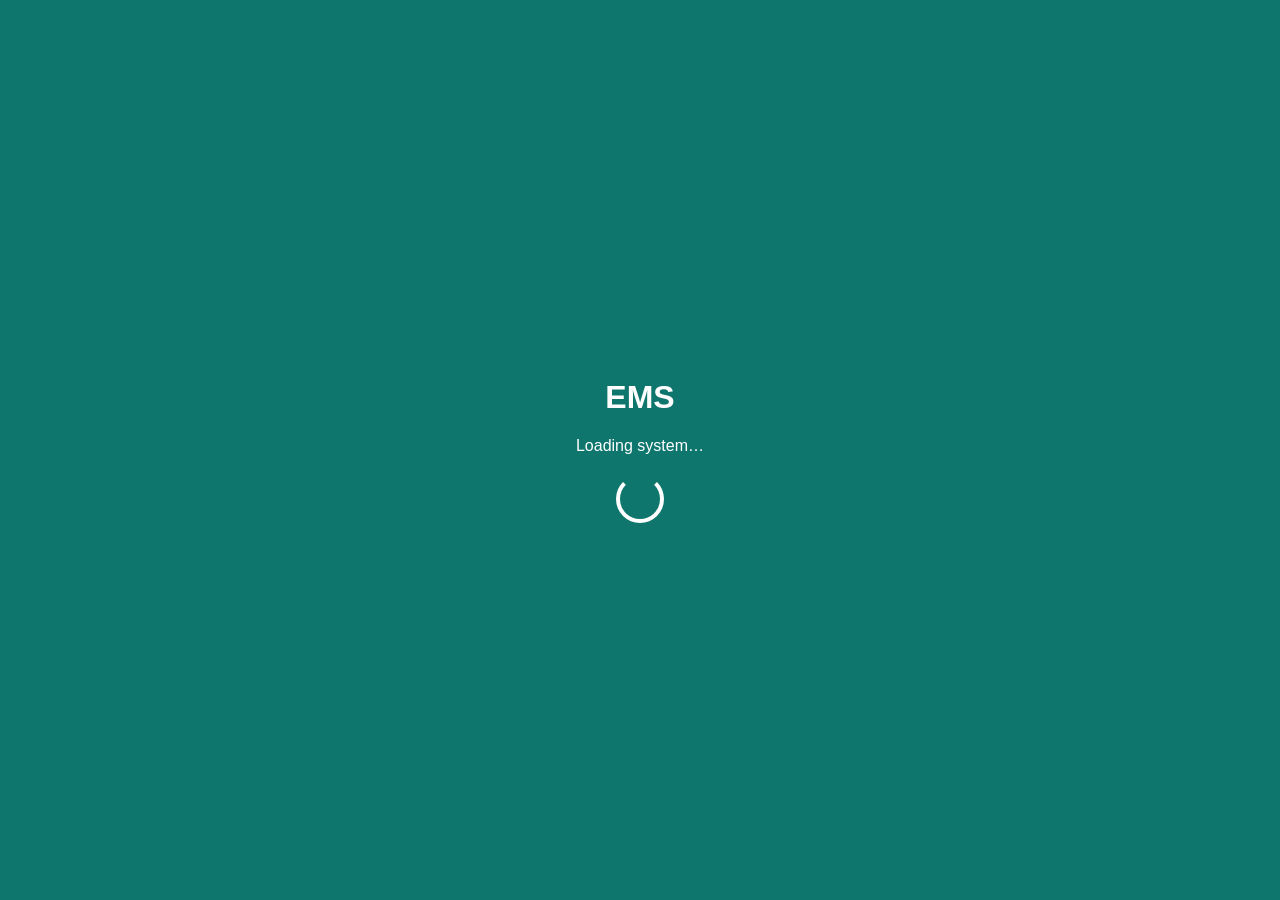
<file: Frontend/EMS2/EMS2/EMS2/EMS/public/index.html>
<!DOCTYPE html>
<html lang="en">
<head>
  <meta charset="UTF-8" />
  <title>Employee Management System</title>
  <meta name="viewport" content="width=device-width, initial-scale=1.0">

  <!-- CSS PATH -->
  <link rel="stylesheet" href="landing.css">
</head>
<body>

  <!-- THIS MUST BE VISIBLE -->
  <div class="loader-container">
    <h1>EMS</h1>
    <p>Loading system…</p>
    <div class="loader"></div>
  </div>

  <script>
    setTimeout(() => {
      window.location.href = "login.html";
    }, 2000);
  </script>
</body>
</html>
</file>
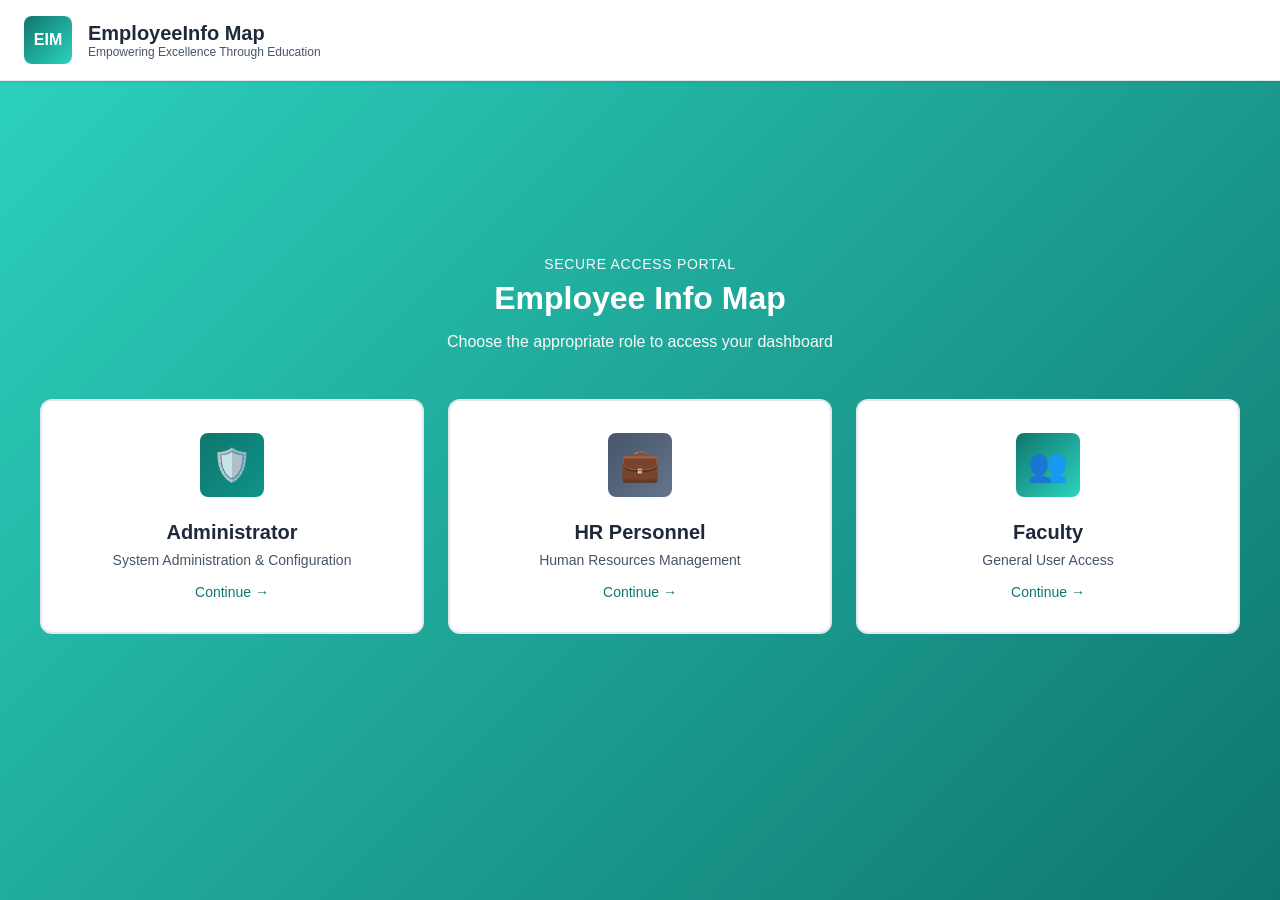
<file: Frontend/EMS2/EMS2/EMS2/EMS/public/login.html>
<!DOCTYPE html>
<html lang="en">
<head>
    <meta charset="UTF-8">
    <meta name="viewport" content="width=device-width, initial-scale=1.0">
    <title>EmployeeInfo Map - Login Portal</title>
    <link rel="stylesheet" href="style.css">
</head>
<body>

<div id="toastContainer"></div>

<header>
    <div class="container">
        <div class="header-content">
            <div class="logo-section">
                <div class="logo">EIM</div>
                <div>
                    <div class="title">EmployeeInfo Map</div>
                    <div class="subtitle" id="headerSubtitle">
                        Empowering Excellence Through Education
                    </div>
                </div>
            </div>
        </div>
    </div>
</header>

<main>
    <div id="roleSelection" class="role-selection">
        <p class="page-title">Secure Access Portal</p>
        <h2 class="page-heading">Employee Info Map</h2>
        <p class="page-description">
            Choose the appropriate role to access your dashboard
        </p>

        <div class="role-grid">
            <div class="role-card" onclick="selectRole('admin')">
                <div class="role-icon gradient-blue">🛡️</div>
                <h3 class="role-title">Administrator</h3>
                <p class="role-desc">System Administration & Configuration</p>
                <div class="role-link">Continue →</div>
            </div>

            <div class="role-card" onclick="selectRole('hr')">
                <div class="role-icon gradient-purple">💼</div>
                <h3 class="role-title">HR Personnel</h3>
                <p class="role-desc">Human Resources Management</p>
                <div class="role-link">Continue →</div>
            </div>

            <div class="role-card" onclick="selectRole('user')">
                <div class="role-icon gradient-teal">👥</div>
                <h3 class="role-title">Faculty</h3>
                <p class="role-desc">General User Access</p>
                <div class="role-link">Continue →</div>
            </div>
        </div>
    </div>

    <div id="loginScreen" class="login-container hidden">
        <button class="back-btn" onclick="goBack()">← Back to Home</button>

        <div class="card">
            <div class="card-header gradient-blue" id="cardHeader">
                <div class="card-icon" id="cardIcon">🛡️</div>
                <h2 class="card-title">Welcome</h2>
                <p id="roleTitle">Administrator</p>
            </div>

            <div class="card-body">
                <div class="info-box" id="roleHint">
                    Full system access with administrative privileges
                </div>

                <form id="loginForm" onsubmit="handleLogin(event)">
                    <div class="input-group">
                        <label>Username <span class="required">*</span></label>
                        <div class="input-wrapper">
                            <span class="input-icon">👤</span>
                            <input type="text" id="username" placeholder="Enter username (lowercase)" required>
                        </div>
                    </div>

                    <div class="input-group">
                        <label>Password <span class="required">*</span></label>
                        <div class="input-wrapper">
                            <span class="input-icon">🔒</span>
                            <input type="password" id="password" placeholder="Enter password" required>
                            <button type="button" class="toggle-password" onclick="togglePassword('password', 'eyeIcon')">
                                <span id="eyeIcon">👁️</span>
                            </button>
                        </div>
                    </div>

                    <div class="options-row">
                        <label class="checkbox-label">
                            <input type="checkbox" id="rememberMe"> Remember me
                        </label>
                        <button type="button" class="link" onclick="openForgotPasswordModal()">Forgot Password?</button>
                    </div>

                    <div class="signup-text" id="signupSection">
                        Don't have an account?
                        <button type="button" class="link" onclick="openSignupModal()">
                            Sign Up
                        </button>
                    </div>

                    <button type="submit" class="btn btn-primary" id="loginBtn">
                        🔐 Sign In
                    </button>
                </form>
            </div>
        </div>
    </div>
</main>

<div id="signupModal" class="modal hidden">
    <div class="modal-overlay" onclick="closeSignupModal()"></div>
    <div class="modal-content">
        <div class="modal-header">
            <h2 class="modal-title">Create Account</h2>
            <button class="modal-close" onclick="closeSignupModal()">✕</button>
        </div>

        <div class="modal-body">
            <form id="signupForm" onsubmit="handleSignup(event)">
                <input type="hidden" id="signupRole" value="user">

                <div class="input-group">
                    <label>Full Name <span class="required">*</span></label>
                    <input type="text" id="fullName" autocomplete="name" required>
                </div>

                <div class="input-group">
                    <label>Username <span class="required">*</span></label>
                    <input type="text" id="signupUsername" placeholder="lowercase letters only" autocomplete="username" required>
                    <div class="error-message hidden" id="usernameError"></div>
                </div>

                <div class="input-group">
                    <label>Email <span class="required">*</span></label>
                    <input type="email" id="email" placeholder="example@gmail.com" autocomplete="email" required>
                    <div class="error-message hidden" id="emailError"></div>
                </div>

                <!-- Conditional fields for Admin/HR -->
                <div id="adminHrFields" style="display: none;">
                    <div class="input-group">
                        <label>Department <span class="required">*</span></label>
                        <select id="signupDepartment" required>
                            <option value="">-- Select Department --</option>
                            <option value="Academic Administration">Academic Administration</option>
                            <option value="Human Resources">Human Resources</option>
                        </select>
                        <div class="error-message hidden" id="departmentError"></div>
                    </div>

                    <div class="input-group">
                        <label>Contact Number <span class="required">*</span></label>
                        <div class="input-wrapper">
                            <input type="tel" id="signupPhone" placeholder="+91 9876543210" required>
                        </div>
                        <div class="error-message hidden" id="phoneError"></div>
                    </div>

                    <div class="input-group">
                        <label>Address</label>
                        <textarea id="signupAddress" placeholder="Enter your address"></textarea>
                    </div>
                </div>

                <div class="input-group">
                    <label>Create Password <span class="required">*</span></label>
                    <div class="input-wrapper">
                        <input type="password" id="createPassword" autocomplete="new-password" required>
                        <button type="button" class="toggle-password" onclick="togglePassword('createPassword', 'eyeIcon2')">
                            <span id="eyeIcon2">👁️</span>
                        </button>
                    </div>
                    <div class="password-strength hidden" id="passwordStrength"></div>
                </div>

                <div class="input-group">
                    <label>Confirm Password <span class="required">*</span></label>
                    <div class="input-wrapper">
                        <input type="password" id="confirmPassword" autocomplete="new-password" required>
                        <button type="button" class="toggle-password" onclick="togglePassword('confirmPassword', 'eyeIcon3')">
                            <span id="eyeIcon3">👁️</span>
                        </button>
                    </div>
                    <div class="error-message hidden" id="confirmError"></div>
                </div>

                <button type="submit" class="btn btn-primary">
                    ✨ Create Account
                </button>
            </form>
        </div>
    </div>
</div>

<!-- Forgot Password Modal -->
<div id="forgotPasswordModal" class="modal hidden">
    <div class="modal-overlay" onclick="closeForgotPasswordModal()"></div>
    <div class="modal-content">
        <div class="modal-header">
            <h2 class="modal-title">Reset Password</h2>
            <button class="modal-close" onclick="closeForgotPasswordModal()">✕</button>
        </div>
        <div class="modal-body">
            <p style="margin-bottom: 20px; color: #666;">Enter your email address and we'll send you a link to reset your password.</p>
            <form id="forgotPasswordForm" onsubmit="handleForgotPassword(event)">
                <div class="input-group">
                    <label>Email <span class="required">*</span></label>
                    <input type="email" id="forgotEmail" placeholder="example@gmail.com" required>
                </div>
                <button type="submit" class="btn btn-primary" id="forgotBtn">
                    📧 Send Reset Link
                </button>
            </form>
        </div>
    </div>
</div>



<script src="script.js"></script>
</body>
</html>
</file>
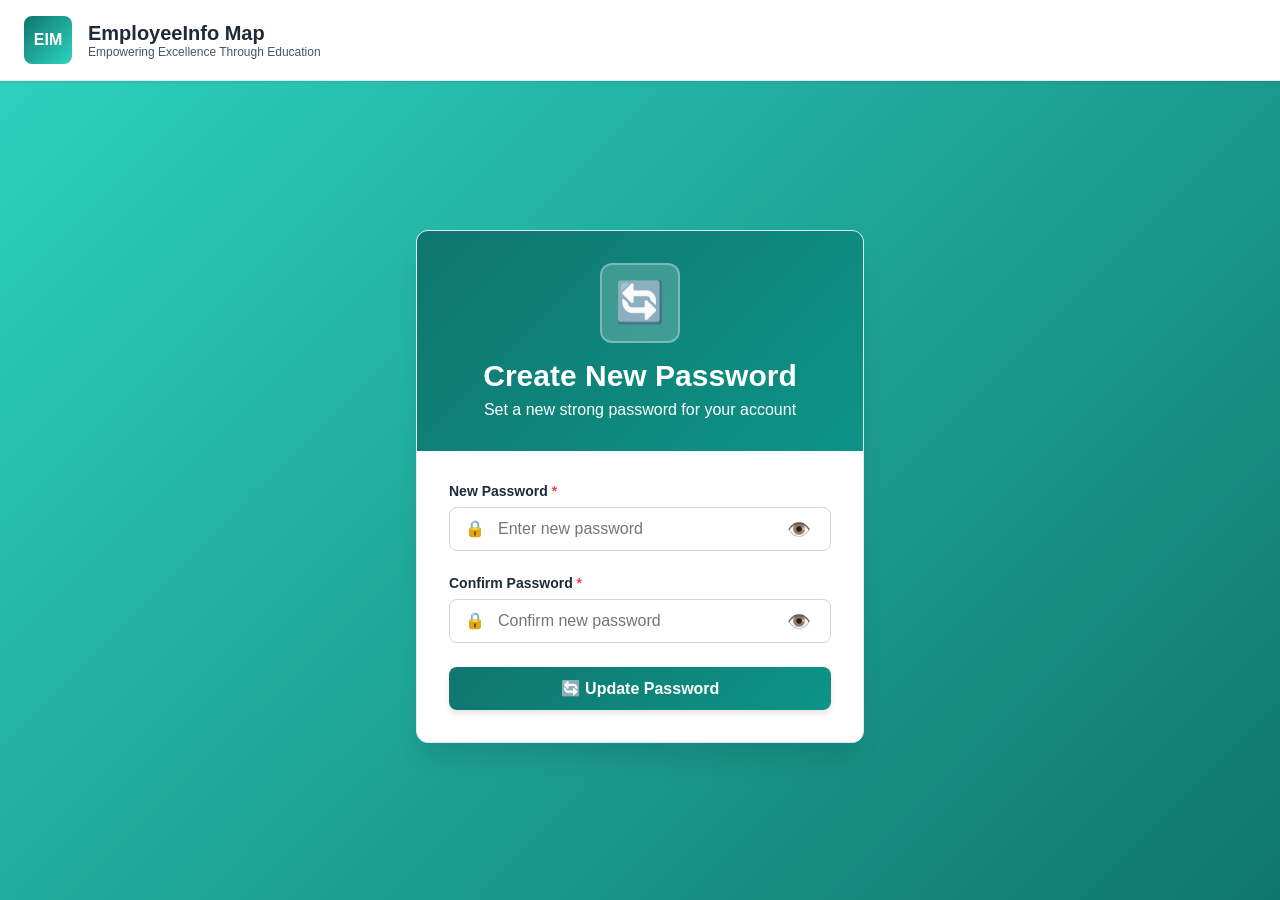
<file: Frontend/EMS2/EMS2/EMS2/EMS/public/reset.html>
<!DOCTYPE html>
<html lang="en">
<head>
    <meta charset="UTF-8">
    <meta name="viewport" content="width=device-width, initial-scale=1.0">
    <title>Reset Your Password - EmployeeInfo Map</title>
    <link rel="stylesheet" href="style.css">
</head>
<body>

<div id="toastContainer"></div>

<header>
    <div class="container">
        <div class="header-content">
            <div class="logo-section">
                <div class="logo">EIM</div>
                <div>
                    <div class="title">EmployeeInfo Map</div>
                    <div class="subtitle">Empowering Excellence Through Education</div>
                </div>
            </div>
        </div>
    </div>
</header>

<main>
    <div class="login-container" style="display: flex; justify-content: center; margin-top: 50px;">
        <div class="card" style="width: 100%; max-width: 450px;">
            <div class="card-header gradient-blue">
                <div class="card-icon">🔄</div>
                <h2 class="card-title">Create New Password</h2>
                <p>Set a new strong password for your account</p>
            </div>

            <div class="card-body">
                <p id="errorMsg" style="color: red; margin-bottom: 10px; text-align: center;" class="hidden"></p>
                <form id="resetPasswordForm" onsubmit="handleResetForm(event)">
                    <div class="input-group">
                        <label>New Password <span class="required">*</span></label>
                        <div class="input-wrapper">
                            <span class="input-icon">🔒</span>
                            <input type="password" id="resetNewPassword" placeholder="Enter new password" required>
                            <button type="button" class="toggle-password" onclick="togglePass('resetNewPassword', 'eye1')">
                                <span id="eye1">👁️</span>
                            </button>
                        </div>
                    </div>

                    <div class="input-group">
                        <label>Confirm Password <span class="required">*</span></label>
                        <div class="input-wrapper">
                            <span class="input-icon">🔒</span>
                            <input type="password" id="resetConfirmPassword" placeholder="Confirm new password" required>
                            <button type="button" class="toggle-password" onclick="togglePass('resetConfirmPassword', 'eye2')">
                                <span id="eye2">👁️</span>
                            </button>
                        </div>
                    </div>

                    <button type="submit" class="btn btn-primary" id="resetBtn">
                        🔄 Update Password
                    </button>
                </form>
            </div>
        </div>
    </div>
</main>

<script>
// Capture token immediately on load in case the browser or server strips it
function getTokenFromHash() {
    const hash = window.location.hash;
    if (hash && hash.startsWith('#token=')) {
        return hash.substring(7); // Remove '#token='
    }
    return null;
}

(function() {
    const token = getTokenFromHash();
    if (token) {
        sessionStorage.setItem('secureResetToken', token);
    }
})();

function togglePass(inputId, iconId) {
    const input = document.getElementById(inputId);
    const icon = document.getElementById(iconId);
    input.type = input.type === 'password' ? 'text' : 'password';
    icon.textContent = input.type === 'password' ? '👁️' : '🙈';
}

function showToastMsg(message, type) {
    const container = document.getElementById('toastContainer');
    const toast = document.createElement('div');
    toast.className = `toast ${type}`;
    toast.innerHTML = `
        <span>${type === 'success' ? '✅' : '❌'}</span>
        <p style="flex:1; margin:0">${message}</p>
        <button class="toast-close" onclick="this.parentElement.remove()">×</button>
    `;
    container.appendChild(toast);
    setTimeout(() => toast.remove(), 5000);
}

function validPass(password) {
    if (password.length < 8) return false;
    if (!/[A-Z]/.test(password)) return false;
    if (!/[a-z]/.test(password)) return false;
    if (!/[0-9]/.test(password)) return false;
    if (!/[!@#$%^&*()_+\-=\[\]{};':"\\|,.<>\/?]/.test(password)) return false;
    return true;
}

async function handleResetForm(event) {
    event.preventDefault();
    let token = getTokenFromHash() || sessionStorage.getItem('secureResetToken');
    
    if (!token) {
        showToastMsg('Missing reset token. Please ensure you clicked the full link in your email.', 'error');
        return;
    }

    const newPassword = document.getElementById('resetNewPassword').value;
    const confirmPassword = document.getElementById('resetConfirmPassword').value;
    const btn = document.getElementById('resetBtn');

    if (!validPass(newPassword)) {
        showToastMsg('Password must contain 8+ chars, uppercase, lowercase, number, and special character.', 'error');
        return;
    }
    if (newPassword !== confirmPassword) {
        showToastMsg('Passwords do not match.', 'error');
        return;
    }

    btn.disabled = true;
    btn.innerHTML = '⏳ Updating...';

    try {
        const response = await fetch('http://localhost:5000/api/auth/reset-password', {
            method: 'POST',
            headers: { 'Content-Type': 'application/json' },
            body: JSON.stringify({ token, newPassword })
        });
        const data = await response.json();

        if (response.ok) {
            showToastMsg('Password updated! Redirecting to login...', 'success');
            // Wait a moment then redirect to login page with auto-select role
            setTimeout(() => {
                const redirectRole = data.role || 'user'; // default to user if not provided
                window.location.href = 'login.html?role=' + redirectRole;
            }, 2000);
        } else {
            showToastMsg(data.message || 'Error resolving reset token.', 'error');
        }
    } catch (error) {
        console.error(error);
        showToastMsg('Server error while resetting password.', 'error');
    } finally {
        btn.disabled = false;
        btn.innerHTML = '🔄 Update Password';
    }
}
</script>
</body>
</html>
</file>
<file: Frontend/EMS2/EMS2/EMS2/EMS/public/landing.css>
body {
  margin: 0;
  height: 100vh;
  display: flex;
  align-items: center;
  justify-content: center;
  background: #0f766e;
  color: white;
  font-family: Arial, sans-serif;
}

.loader-container {
  text-align: center;
}

.loader {
  margin: 20px auto;
  width: 40px;
  height: 40px;
  border: 4px solid white;
  border-top: 4px solid transparent;
  border-radius: 50%;
  animation: spin 1s linear infinite;
}

@keyframes spin {
  to { transform: rotate(360deg); }
}
</file>
<file: Frontend/EMS2/EMS2/EMS2/EMS/public/style.css>
* {
    margin: 0;
    padding: 0;
    box-sizing: border-box;
}

body {
    font-family: -apple-system, BlinkMacSystemFont, 'Segoe UI', 'Roboto', 'Oxygen', 'Ubuntu', sans-serif;
    background: linear-gradient(135deg, #2DD4BF 0%, #0F766E 100%);
    min-height: 100vh;
}

.container {
    max-width: 1280px;
    margin: 0 auto;
    padding: 0 1.5rem;
}
.back-btn {
    display: inline-flex;
    align-items: center;
    gap: 0.4rem;
    padding: 0.4rem 0.8rem;
    background: none;
    border: none;
    color: #1f2937; /* dark gray */
    font-weight: 500;
    font-size: 0.95rem;
    cursor: pointer;
    margin-bottom: 1rem;
}

.back-btn:hover {
    color: #3b82f6; /* blue on hover */
}


header {
    background: #FFFFFF;
    border-bottom: 1px solid #e2e8f0;
    box-shadow: 0 1px 3px rgba(0,0,0,0.1);
}

.header-content {
    display: flex;
    align-items: center;
    padding: 1rem 0;
}

.logo-section {
    display: flex;
    align-items: center;
    gap: 1rem;
}

.logo {
    width: 3rem;
    height: 3rem;
    background: linear-gradient(135deg, #0F766E, #2DD4BF);
    border-radius: 0.5rem;
    display: flex;
    align-items: center;
    justify-content: center;
    color: white;
    font-weight: bold;
    font-size: 1rem;
}

.title {
    font-size: 1.25rem;
    font-weight: 600;
    color: #1E293B;
}

.subtitle {
    font-size: 0.75rem;
    color: #475569;
}

main {
    padding: 3rem 1.5rem;
    min-height: calc(100vh - 140px);
    display: flex;
    align-items: center;
    justify-content: center;
}

.role-selection {
    text-align: center;
    width: 100%;
}

.page-title {
    font-size: 0.875rem;
    color: #F8FAFC;
    text-transform: uppercase;
    letter-spacing: 0.05em;
    margin-bottom: 0.5rem;
}

.page-heading {
    font-size: 2rem;
    font-weight: 600;
    color: #FFFFFF;
    margin-bottom: 1rem;
}

.page-description {
    color: #F8FAFC;
    margin-bottom: 3rem;
}

.role-grid {
    display: grid;
    grid-template-columns: repeat(auto-fit, minmax(280px, 1fr));
    gap: 1.5rem;
    max-width: 1200px;
    margin: 0 auto 2rem;
}

.role-card {
    background: #FFFFFF;
    border: 2px solid #e2e8f0;
    border-radius: 0.75rem;
    padding: 2rem;
    cursor: pointer;
    transition: all 0.3s;
}

.role-card:hover {
    border-color: #2DD4BF;
    box-shadow: 0 20px 25px -5px rgba(0,0,0,0.1);
    transform: translateY(-4px);
}

.role-icon {
    width: 4rem;
    height: 4rem;
    border-radius: 0.5rem;
    display: flex;
    align-items: center;
    justify-content: center;
    margin: 0 auto 1.5rem;
    transition: transform 0.3s;
    font-size: 2rem;
}

.role-card:hover .role-icon {
    transform: scale(1.1);
}

.gradient-blue { background: linear-gradient(135deg, #0F766E, #0D9488); }
.gradient-purple { background: linear-gradient(135deg, #475569, #64748B); }
.gradient-teal { background: linear-gradient(135deg, #0F766E, #2DD4BF); }

.role-title {
    font-size: 1.25rem;
    font-weight: 600;
    color: #1E293B;
    margin-bottom: 0.5rem;
}

.role-desc {
    font-size: 0.875rem;
    color: #475569;
    margin-bottom: 1rem;
}

.role-link {
    color: #0F766E;
    font-size: 0.875rem;
    font-weight: 500;
}

.login-container {
    width: 100%;
    max-width: 28rem;
}

.card {
    background: #FFFFFF;
    border-radius: 0.75rem;
    box-shadow: 0 20px 25px -5px rgba(0,0,0,0.1);
    border: 1px solid #e2e8f0;
    overflow: hidden;
}

.card-header {
    padding: 2rem;
    text-align: center;
    color: white;
}

.card-icon {
    width: 5rem;
    height: 5rem;
    background: rgba(255,255,255,0.2);
    border: 2px solid rgba(255,255,255,0.3);
    border-radius: 0.75rem;
    display: flex;
    align-items: center;
    justify-content: center;
    margin: 0 auto 1rem;
    font-size: 2.5rem;
}

.card-title {
    font-size: 1.875rem;
    font-weight: 600;
    margin-bottom: 0.5rem;
}

.card-body {
    padding: 2rem;
}

.info-box {
    padding: 0.75rem;
    background: #eff6ff;
    border: 1px solid #bfdbfe;
    border-radius: 0.5rem;
    font-size: 0.875rem;
    color: #1e40af;
    margin-bottom: 1.5rem;
}

.input-group {
    margin-bottom: 1.5rem;
}

label {
    display: block;
    font-size: 0.875rem;
    font-weight: 600;
    color: #1E293B;
    margin-bottom: 0.5rem;
}

.required {
    color: #ef4444;
}

.input-wrapper {
    position: relative;
}

input[type="text"],
input[type="password"],
input[type="email"] {
    width: 100%;
    padding: 0.75rem 1rem 0.75rem 3rem;
    border: 1px solid #cbd5e1;
    border-radius: 0.5rem;
    font-size: 1rem;
    transition: all 0.2s;
}

input:focus {
    outline: none;
    border-color: #0F766E;
    box-shadow: 0 0 0 3px rgba(15, 118, 110, 0.1);
}

input.error {
    border-color: #ef4444;
}

.input-icon {
    position: absolute;
    left: 1rem;
    top: 50%;
    transform: translateY(-50%);
    width: 1.25rem;
    height: 1.25rem;
    color: #94a3b8;
}

.toggle-password {
    position: absolute;
    right: 1rem;
    top: 50%;
    transform: translateY(-50%);
    background: none;
    border: none;
    cursor: pointer;
    padding: 0.25rem;
    color: #94a3b8;
    font-size: 1.2rem;
}

.error-message {
    color: #dc2626;
    font-size: 0.875rem;
    margin-top: 0.5rem;
}

.options-row {
    display: flex;
    justify-content: space-between;
    align-items: center;
    margin-bottom: 1.5rem;
}

.checkbox-label {
    display: flex;
    align-items: center;
    gap: 0.5rem;
    cursor: pointer;
    font-size: 0.875rem;
    color: #1E293B;
}

.link {
    color: #0F766E;
    text-decoration: none;
    font-weight: 500;
    font-size: 0.875rem;
    background: none;
    border: none;
    cursor: pointer;
}

.link:hover {
    color: #0D9488;
}

.signup-text {
    text-align: center;
    margin-bottom: 1rem;
    font-size: 0.875rem;
    color: #475569;
}

.btn {
    width: 100%;
    padding: 0.75rem;
    border: none;
    border-radius: 0.5rem;
    font-weight: 600;
    cursor: pointer;
    transition: all 0.3s;
    display: flex;
    align-items: center;
    justify-content: center;
    gap: 0.5rem;
    font-size: 1rem;
}

.btn-primary {
    background: linear-gradient(135deg, #0F766E, #0D9488);
    color: white;
    box-shadow: 0 4px 6px rgba(0,0,0,0.1);
}

.btn-primary:hover:not(:disabled) {
    box-shadow: 0 10px 15px rgba(0,0,0,0.2);
    transform: scale(1.02);
}

.btn-primary:disabled {
    background: #94a3b8;
    cursor: not-allowed;
}

.toast {
    position: fixed;
    top: 1.5rem;
    right: 1.5rem;
    max-width: 28rem;
    padding: 1rem;
    border-radius: 0.5rem;
    box-shadow: 0 20px 25px -5px rgba(0,0,0,0.1);
    z-index: 1000;
    animation: slideIn 0.3s;
    display: flex;
    align-items: start;
    gap: 0.75rem;
}

@keyframes slideIn {
    from { transform: translateX(100%); opacity: 0; }
    to { transform: translateX(0); opacity: 1; }
}

.toast.success {
    background: #f0fdf4;
    border-left: 4px solid #22c55e;
    color: #166534;
}

.toast.error {
    background: #fef2f2;
    border-left: 4px solid #ef4444;
    color: #991b1b;
}

.toast-close {
    background: none;
    border: none;
    font-size: 1.5rem;
    cursor: pointer;
    opacity: 0.5;
    line-height: 1;
}

.hidden {
    display: none !important;
}

.modal {
    position: fixed;
    top: 0;
    left: 0;
    width: 100%;
    height: 100%;
    z-index: 2000;
    display: flex;
    align-items: center;
    justify-content: center;
    animation: fadeIn 0.3s;
}

@keyframes fadeIn {
    from { opacity: 0; }
    to { opacity: 1; }
}

.modal-overlay {
    position: absolute;
    top: 0;
    left: 0;
    width: 100%;
    height: 100%;
    background: rgba(0, 0, 0, 0.5);
    backdrop-filter: blur(4px);
}

.modal-content {
    position: relative;
    background: white;
    border-radius: 0.75rem;
    box-shadow: 0 25px 50px -12px rgba(0, 0, 0, 0.25);
    width: 90%;
    max-width: 32rem;
    max-height: 90vh;
    overflow-y: auto;
    animation: slideUp 0.3s;
}

@keyframes slideUp {
    from { transform: translateY(50px); opacity: 0; }
    to { transform: translateY(0); opacity: 1; }
}

.modal-header {
    display: flex;
    align-items: center;
    justify-content: space-between;
    padding: 1.5rem;
    border-bottom: 1px solid #e2e8f0;
}

.modal-title {
    font-size: 1.5rem;
    font-weight: 600;
    color: #1E293B;
}

.modal-close {
    background: none;
    border: none;
    cursor: pointer;
    padding: 0.5rem;
    color: #475569;
    border-radius: 0.375rem;
    transition: all 0.2s;
    font-size: 1.5rem;
}

.modal-close:hover {
    background: #f1f5f9;
    color: #1E293B;
}

.modal-body {
    padding: 1.5rem;
}

.password-strength {
    font-size: 0.75rem;
    margin-top: 0.5rem;
    padding: 0.5rem;
    border-radius: 0.25rem;
}

.password-strength.weak {
    background: #fef2f2;
    color: #991b1b;
}

.password-strength.strong {
    background: #f0fdf4;
    color: #166534;
}

/* Select dropdown styling */
select {
    width: 100%;
    padding: 0.75rem 1rem;
    border: 1px solid #cbd5e1;
    border-radius: 0.5rem;
    font-size: 1rem;
    background-color: white;
    cursor: pointer;
    transition: all 0.2s;
    color: #1E293B;
}

select:focus {
    outline: none;
    border-color: #0F766E;
    box-shadow: 0 0 0 3px rgba(15, 118, 110, 0.1);
}

select:disabled {
    background-color: #f1f5f9;
    cursor: not-allowed;
    opacity: 0.7;
}

/* Textarea styling */
textarea {
    width: 100%;
    padding: 0.75rem 1rem;
    border: 1px solid #cbd5e1;
    border-radius: 0.5rem;
    font-size: 1rem;
    font-family: inherit;
    resize: vertical;
    min-height: 6rem;
    transition: all 0.2s;
}

textarea:focus {
    outline: none;
    border-color: #0F766E;
    box-shadow: 0 0 0 3px rgba(15, 118, 110, 0.1);
}

/* Input tel field styling */
input[type="tel"] {
    width: 100%;
    padding: 0.75rem 1rem;
    border: 1px solid #cbd5e1;
    border-radius: 0.5rem;
    font-size: 1rem;
    transition: all 0.2s;
}

input[type="tel"]:focus {
    outline: none;
    border-color: #0F766E;
    box-shadow: 0 0 0 3px rgba(15, 118, 110, 0.1);
}
</file>
